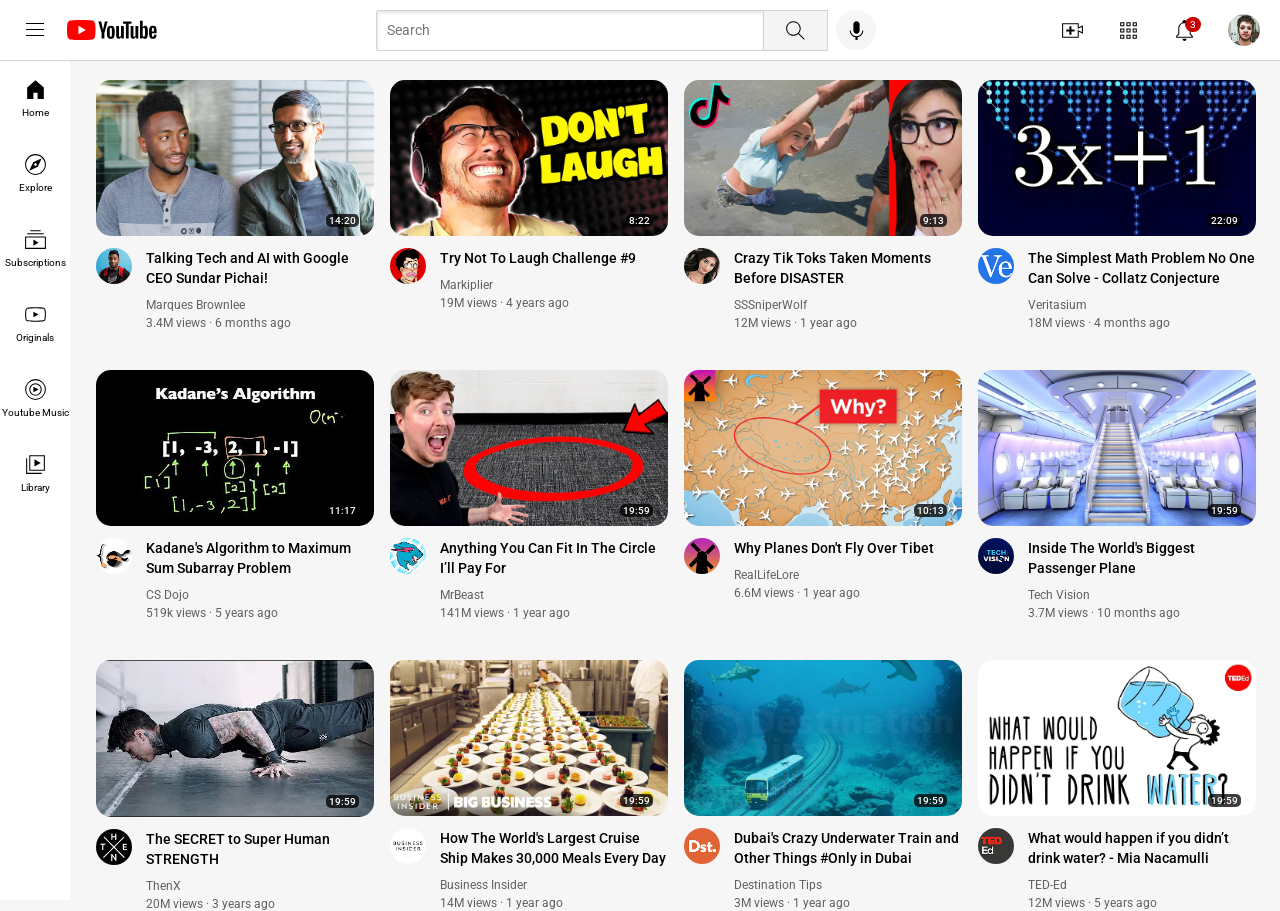
<file: index.html>
<!DOCTYPE html>
<html lang="en">
<head>

  <meta charset="UTF-8">
  <title>Youtube</title>
  <link rel="preconnect" href="https://fonts.googleapis.com">
  <link rel="preconnect" href="https://fonts.gstatic.com" crossorigin>
  <link href="https://fonts.googleapis.com/css2?family=Roboto:ital,wght@0,100..900;1,100..900&display=swap" rel="stylesheet">
  <link rel="stylesheet" href="Styles/general.css">
  <link rel="stylesheet" href="Styles/video.css">
  <link rel="stylesheet" href="Styles/header.css">
  <link rel="stylesheet" href="Styles/sidebar.css">

</head>
<body>
<div class="header">
  <div class="left-section">
    <img class="hamburger-menu" src="Icons/hamburger-menu.svg">
    <img class="youtube-logo" src="Icons/youtube-logo.svg">
  </div>
  <div class="middle-section">
    <input class="searchbar" type="text" placeholder="Search">
    <button class="search-button">
      <img class="search-image" src="Icons/search.svg">
      <div class="tooltip">Search</div>
    </button>
    <button class="mic-button">
      <img class="mic-image" src="Icons/voice-search-icon.svg">
      <div class="tooltip">Voice Search</div>
    </button>
  </div>
  <div class="right-section">
    <div class="upload-container">
      <img class="upload-icon" src="Icons/upload.svg">
      <div class="upload-tooltip">Create</div>
    </div>
    <div class="apps-container">
      <img class="youtube-apps-icon" src="Icons/youtube-apps.svg">
      <div class="apps-tooltip">Youtube Apps</div>
    </div>
    <div class="notif-container">
      <div class="notifications">
      <img class="notifications-icon" src="Icons/notifications.svg">
      <div class="notification-number">3</div>
      <div class="notifications-tooltip">Notifications</div>
    </div>
    </div>



    <img class="profile-icon" src="Icons/profile-pic.jpg">
  </div>
</div>

<div class="sidebar">
  <div class="sidebar-link"><img class="sidebar-image" src="Sidebar-Icons/home.svg">
    <div>
      Home
    </div>
  </div>
  <div class="sidebar-link"><img class="sidebar-image" src="Sidebar-Icons/explore.svg">
    <div>
      Explore
    </div>
  </div>
  <div class="sidebar-link"><img class="sidebar-image" src="Sidebar-Icons/subscriptions.svg">
    <div>
      Subscriptions
    </div>
  </div>
  <div class="sidebar-link"><img class="sidebar-image" src="Sidebar-Icons/originals.svg">
    <div>
      Originals
    </div>
  </div>
  <div class="sidebar-link"><img class="sidebar-image" src="Sidebar-Icons/youtube-music.svg">
    <div>
      Youtube Music
    </div>
  </div>
  <div class="sidebar-link"><img class="sidebar-image" src="Sidebar-Icons/library.svg">
    <div>
      Library
    </div>
  </div>
</div>

<div class="video-grid">
  <div class="video-preview">
    <div class="thumbnail-row">
      <div class="time-stamp">14:20</div>
      <img src="Thumbnails/thumbnail-1.webp" class="thumbnail">
    </div>
    <div class="video-info-grid">
      <div class="channel-picture">
        <img class="profile-picture" src="Avatars/channel-1.jpeg">
      </div>
      <div class="video-info">
        <p class="video-title">Talking Tech and AI with Google CEO Sundar Pichai! </p>
        <p class="video-author"> Marques Brownlee</p>
        <p class="video-stats">3.4M views &#183; 6 months ago</p>
      </div>
    </div>
  </div>

  <div class="video-preview">
    <div class="thumbnail-row">
      <img src="Thumbnails/thumbnail-2.webp" class="thumbnail">
      <div class="time-stamp">8:22</div>
    </div>
    <div class="video-info-grid">
      <div class="channel-picture">
        <img class="profile-picture" src="Avatars/channel-2.jpeg">
      </div>
      <div class="video-info">
        <p class="video-title">Try Not To Laugh Challenge #9  </p>
        <p class="video-author"> Markiplier</p>
        <p class="video-stats">19M views &#183; 4 years ago</p>
      </div>
    </div>
  </div>

  <div class="video-preview">
    <div class="thumbnail-row">
      <img src="Thumbnails/thumbnail-3.webp" class="thumbnail">
      <div class="time-stamp">9:13</div>
    </div>
    <div class="video-info-grid">
      <div class="channel-picture">
        <img class="profile-picture" src="Avatars/channel-3.jpeg">
      </div>
      <div class="video-info">
        <p class="video-title">Crazy Tik Toks Taken Moments Before DISASTER  </p>
        <p class="video-author"> SSSniperWolf </p>
        <p class="video-stats">12M views &#183; 1 year ago</p>
      </div>
    </div>
  </div>

  <div class="video-preview">
    <div class="thumbnail-row">
      <img src="Thumbnails/thumbnail-4.webp" class="thumbnail">
      <div class="time-stamp">22:09</div>
    </div>
    <div class="video-info-grid">
      <div class="channel-picture">
        <img class="profile-picture" src="Avatars/channel-4.jpeg">
      </div>
      <div class="video-info">
        <p class="video-title">The Simplest Math Problem No One Can Solve - Collatz Conjecture   </p>
        <p class="video-author"> Veritasium </p>
        <p class="video-stats">18M views &#183; 4 months ago</p>
      </div>
    </div>
  </div>

  <div class="video-preview">
    <div class="thumbnail-row">
      <img src="Thumbnails/thumbnail-5.webp" class="thumbnail">
      <div class="time-stamp">11:17</div>
    </div>
    <div class="video-info-grid">
      <div class="channel-picture">
        <img class="profile-picture" src="Avatars/channel-5.jpeg">
      </div>
      <div class="video-info">
        <p class="video-title"> Kadane's Algorithm to Maximum Sum Subarray Problem </p>
        <p class="video-author"> CS Dojo </p>
        <p class="video-stats">519k views &#183; 5 years ago</p>
      </div>
    </div>
  </div>

  <div class="video-preview">
    <div class="thumbnail-row">
      <img src="Thumbnails/thumbnail-6.webp" class="thumbnail">
      <div class="time-stamp">19:59</div>
    </div>
    <div class="video-info-grid">
      <div class="channel-picture">
        <img class="profile-picture" src="Avatars/channel-6.jpeg">
      </div>
      <div class="video-info">
        <p class="video-title">Anything You Can Fit In The Circle I’ll Pay For   </p>
        <p class="video-author"> MrBeast</p>
        <p class="video-stats">141M views &#183; 1 year ago</p>
      </div>
    </div>
  </div>

  <div class="video-preview">
    <div class="thumbnail-row">
      <img src="Thumbnails/thumbnail-7.webp" class="thumbnail">
      <div class="time-stamp">10:13</div>
    </div>
    <div class="video-info-grid">
      <div class="channel-picture">
        <img class="profile-picture" src="Avatars/channel-7.jpeg">
      </div>
      <div class="video-info">
        <p class="video-title">Why Planes Don't Fly Over Tibet    </p>
        <p class="video-author"> RealLifeLore</p>
        <p class="video-stats">6.6M views &#183; 1 year ago</p>
      </div>
    </div>
  </div>

  <div class="video-preview">
    <div class="thumbnail-row">
      <img src="Thumbnails/thumbnail-8.webp" class="thumbnail">
      <div class="time-stamp">19:59</div>
    </div>
    <div class="video-info-grid">
      <div class="channel-picture">
        <img class="profile-picture" src="Avatars/channel-8.jpeg">
      </div>
      <div class="video-info">
        <p class="video-title">Inside The World's Biggest Passenger Plane    </p>
        <p class="video-author"> Tech Vision</p>
        <p class="video-stats">3.7M views &#183; 10 months ago</p>
      </div>
    </div>
  </div>

  <div class="video-preview">
    <div class="thumbnail-row">
      <img src="Thumbnails/thumbnail-9.webp" class="thumbnail">
      <div class="time-stamp">19:59</div>
    </div>
    <div class="video-info-grid">
      <div class="channel-picture">
        <img class="profile-picture" src="Avatars/channel-9.jpeg">
      </div>
      <div class="video-info">
        <p class="video-title">The SECRET to Super Human STRENGTH    </p>
        <p class="video-author"> ThenX</p>
        <p class="video-stats">20M views &#183; 3 years ago</p>
      </div>
    </div>
  </div>

  <div class="video-preview">
    <div class="thumbnail-row">
      <img src="Thumbnails/thumbnail-10.webp" class="thumbnail">
      <div class="time-stamp">19:59</div>
    </div>
    <div class="video-info-grid">
      <div class="channel-picture">
        <img class="profile-picture" src="Avatars/channel-10.jpeg">
      </div>
      <div class="video-info">
        <p class="video-title">How The World's Largest Cruise Ship Makes 30,000 Meals Every Day    </p>
        <p class="video-author"> Business Insider</p>
        <p class="video-stats">14M views &#183; 1 year ago</p>
      </div>
    </div>
  </div>

  <div class="video-preview">
    <div class="thumbnail-row">
      <img src="Thumbnails/thumbnail-11.webp" class="thumbnail">
      <div class="time-stamp">19:59</div>
    </div>
    <div class="video-info-grid">
      <div class="channel-picture">
        <img class="profile-picture" src="Avatars/channel-11.jpeg">
      </div>
      <div class="video-info">
        <p class="video-title">Dubai's Crazy Underwater Train and Other Things #Only in Dubai    </p>
        <p class="video-author"> Destination Tips</p>
        <p class="video-stats">3M views &#183; 1 year ago</p>
      </div>
    </div>
  </div>

  <div class="video-preview">
    <div class="thumbnail-row">
      <img src="Thumbnails/thumbnail-12.webp" class="thumbnail">
      <div class="time-stamp">19:59</div>
    </div>
    <div class="video-info-grid">
      <div class="channel-picture">
        <img class="profile-picture" src="Avatars/channel-12.jpeg">
      </div>
      <div class="video-info">
        <p class="video-title">What would happen if you didn’t drink water? - Mia Nacamulli    </p>
        <p class="video-author"> TED-Ed</p>
        <p class="video-stats">12M views &#183; 5 years ago</p>
      </div>
    </div>
  </div>
</div>


</body>
</html>
</file>
<file: Styles/general.css>
p{
    font-family: Roboto,Arial,sans-serif;
    margin: 0;
}
body{
    margin: 0;
    padding-top: 80px;
    padding-left: 96px;
    padding-right: 24px;
    background-color: #f6f6f6;
}
</file>
<file: Styles/video.css>
.thumbnail{
    width: 100%;
    border-radius: 15px;
}
.time-stamp{
    position: absolute;
    background-color: rgba(0, 0, 0, 0.76);
    color: white;
    bottom: 13px;
    right: 15px;
    border-radius: 5px;
    font-family: Roboto,Arial,sans-serif;
    font-weight: 500;
    font-size: 10px;
    padding: 1px 3px;

}

.video-grid{
    display: grid;
    grid-template-columns: 1fr 1fr 1fr;
    column-gap: 16px;
    row-gap: 40px;
}

@media (max-width: 750px){
    .video-grid{
        grid-template-columns: 1fr 1fr;
    }
}

@media (min-width: 1250px){
    .video-grid{
        grid-template-columns: 1fr 1fr 1fr 1fr;
    }
}

.video-title{
    margin-top: 0;
    margin-bottom: 10px;
    font-size: 14px;
    font-weight: 500;
    line-height: 20px;
}
.video-author{
    font-size: 12px;
    color: rgb(96,96,96);
    margin-bottom: 0;
}
.video-stats{
    font-size: 12px;
    color: rgb(96,96,96);
    margin-top: 4px;
}

.video-info-grid{
    display: grid;
    grid-template-columns: 50px 1fr;
}

.profile-picture{
    width: 36px;
    border-radius: 30px;
}
.thumbnail-row{
    margin-bottom: 8px;
    position: relative;
}
.profile-picture:hover,.video-author:hover,.video-title:hover,.thumbnail:hover{
    cursor: pointer;
}
</file>
<file: Styles/header.css>
.header{
    height: 60px;
    justify-content: space-between;
    position: fixed;
    top: 0;
    left: 0;
    right: 0;
    display: flex;
    flex-direction: row;
    background-color: white;
    border-bottom-width: 1px;
    border-bottom-style: solid;
    border-bottom-color: lightgray;
    z-index: 100;
}
.left-section{
    display: flex;
    align-items: center;
}
.left-section:hover img{
    cursor: pointer;
}


.hamburger-menu{
    height: 24px;
    margin-left: 23px;
    margin-right: 20px;
}
.youtube-logo{
    height: 20px;
}
.middle-section{
    display: flex;
    flex: 1;
    align-items: center;
    margin-left: 70px;
    margin-right: 35px;
    max-width: 500px;
}
.searchbar{
    flex: 1;
    height: 37px;
    padding-left: 10px;
    font-size: 14px;
    border-width: 1px;
    border-style: solid;
    border-color: lightgray;
    border-radius: 2px;
    box-shadow: inset 1px 2px 3px rgba(0,0,0,0.1);
    width: 0;
    z-index: 1;
}
.searchbar:focus{
    outline: 1px solid dodgerblue;
    outline-offset:-1px;
}
.searchbar::placeholder{
    font-family: Roboto,Arial,sans-serif;
    font-size: 14px;

}
.search-button{
    height: 41px;
    width: 65px;
    background-color: #f4f4f4;
    border-width: 1px;
    border-style: solid;
    border-color: lightgray;
    margin-left: -1px;
    margin-right: 8px;
    position: relative;
    cursor: pointer;

}
.search-button:hover{
    background-color: #efefef;
}
.search-button .tooltip{
    position: absolute;
    bottom: -35px;
    right: 10px;
    background-color: rgba(66, 65, 65, 0.85);
    text-align: center;
    font-family: Roboto,Arial,sans-serif;
    font-size: 12px;
    border-radius: 5px;
    color: white;
    padding: 5px;
    opacity: 0;
    transition: opacity 0.3s;
    pointer-events: none;
}
.search-button:hover .tooltip{
    opacity: 1;
}
.search-image{
    height: 25px;
    margin-top: 4px;
}
.mic-button{
    height: 40px;
    width: 40px;
    border-radius: 20px;
    background-color: #f6f6f6;
    border: none;
    position: relative;
    cursor: pointer;
}
.mic-button:hover{
    background-color: #efefef;
}
.mic-button .tooltip{
    position: absolute;
    bottom: -49px;
    right: -5px;
    background-color: rgba(66, 65, 65, 0.85);
    text-align: center;
    font-family: Roboto,Arial,sans-serif;
    font-size: 12px;
    border-radius: 5px;
    color: white;
    padding: 5px;
    opacity: 0;
    transition: opacity 0.3s;
    pointer-events: none;
}
.mic-button:hover .tooltip{
    opacity: 1;
}
.mic-image{
    height: 25px;
    margin-top: 4px;
}
.right-section{
    display: flex;
    align-items: center;
    justify-content: space-between;
    width: 200px;
    margin-right: 20px;
    flex-shrink: 0;

}
.notifications{
    position: relative;
}
.notification-number{
    position: absolute;
    top: 3px;
    right: -4px;
    background-color: #ca0000;
    color: white;
    font-family: roboto,Arial,sans-serif;
    font-size: 10px;
    font-weight: 400;
    border-radius: 150px;
    padding: 2px 5px;
    border-color: white;
    border-width: 1px;
}
.upload-icon,.youtube-apps-icon,.notifications-icon{
    height: 25px;
    margin-top: 4px;
}
.upload-container,.apps-container,.notif-container{
    position: relative;
}
.upload-container:hover,.apps-container:hover,.notif-container:hover{
    cursor: pointer;
}
.upload-tooltip,.apps-tooltip,.notifications-tooltip{
    position: absolute;
    bottom: -38px;
    right: -10px;
    background-color: rgba(66, 65, 65, 0.85);
    text-align: center;
    font-family: Roboto,Arial,sans-serif;
    font-size: 12px;
    border-radius: 5px;
    color: white;
    padding: 5px;
    opacity: 0;
    transition: opacity 0.3s;
    pointer-events: none;
}
.apps-tooltip{
    bottom: -53px;
}
.notifications-tooltip{
    right: -25px;
}
.upload-container:hover .upload-tooltip,.apps-container:hover .apps-tooltip,.notif-container:hover .notifications-tooltip{
    opacity: 1;
}
.profile-icon{
    height: 32px;
    border-radius: 16px;
}
.profile-icon:hover{
    cursor: pointer;
}
</file>
<file: Styles/sidebar.css>
.sidebar{
    width: 70px;
    background-color: white;
    color: white;
    position: fixed;
    left: 0;
    top: 60px;
    bottom: 0;

}
.sidebar-link{
    display: flex;
    flex-direction: column;
    justify-content: center;
    align-items: center;
    height: 75px;
    vertical-align: center;
}
.sidebar-link:hover{
    background-color: #eaeaea;
    cursor: pointer;
}
.sidebar-image{
    height: 25px;

}

.sidebar-link div{
    font-family: Roboto,Arial,sans-serif;
    font-size: 10px;
    color: black;
    padding-top: 5px;
}
</file>
